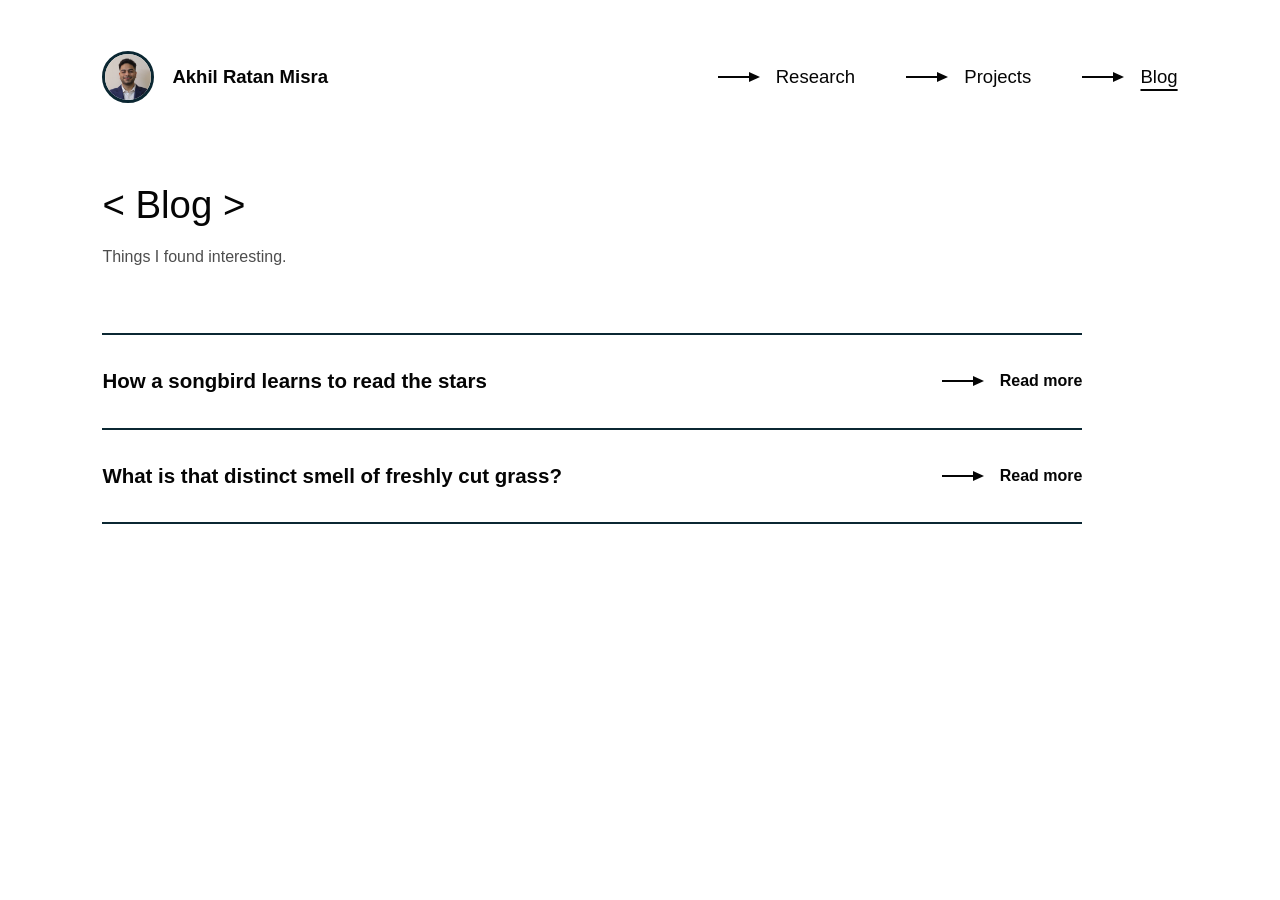
<file: blog.html>
<!DOCTYPE html>
<html lang="en">
<head>
  <meta charset="UTF-8" />
  <meta name="viewport" content="width=device-width, initial-scale=1.0" />
  <title>Blog | Akhil Ratan Misra</title>
  <meta name="description" content="Notes and writing by Akhil Ratan Misra." />
  <style>
    :root {
      --ink: #050505;
      --line: #0b2732;
      --paper: #ffffff;
      --muted: #4d4d4d;
      --faint: #e6eaec;
    }

    * {
      box-sizing: border-box;
    }

    html,
    body {
      min-height: 100%;
      margin: 0;
    }

    body {
      background: var(--paper);
      color: var(--ink);
      font-family: -apple-system, BlinkMacSystemFont, "Segoe UI", Helvetica, Arial, sans-serif;
      -webkit-font-smoothing: antialiased;
    }

    a {
      color: inherit;
    }

    .page {
      min-height: 100svh;
      padding: clamp(30px, 4vw, 66px) clamp(28px, 8vw, 148px) clamp(46px, 8vh, 108px);
    }

    .top-bar {
      display: flex;
      align-items: center;
      justify-content: space-between;
      gap: 28px;
      margin-bottom: clamp(56px, 9vh, 110px);
    }

    .home-link {
      display: flex;
      align-items: center;
      gap: 18px;
      text-decoration: none;
      font-size: clamp(1.05rem, 1.45vw, 1.48rem);
      font-weight: 650;
    }

    .home-link img {
      width: 52px;
      aspect-ratio: 1;
      border: 3px solid var(--line);
      border-radius: 50%;
      object-fit: cover;
      object-position: center 30%;
    }

    .home-link:focus-visible,
    .page-link:focus-visible,
    .post summary:focus-visible {
      outline: 2px solid var(--ink);
      outline-offset: 8px;
    }

    .page-nav {
      display: flex;
      align-items: center;
      gap: clamp(30px, 4vw, 72px);
    }

    .page-link {
      display: grid;
      grid-template-columns: 46px auto;
      align-items: center;
      gap: 12px;
      width: max-content;
      text-decoration: none;
      font-size: clamp(1.05rem, 1.45vw, 1.48rem);
      font-weight: 520;
      line-height: 1;
    }

    .page-link[aria-current="page"] span:last-child {
      text-decoration: underline;
      text-decoration-thickness: 2px;
      text-underline-offset: 6px;
    }

    .arrow {
      position: relative;
      width: 44px;
      height: 14px;
      transition: transform 180ms ease;
    }

    .arrow::before {
      content: "";
      position: absolute;
      left: 0;
      top: 50%;
      width: 34px;
      height: 2px;
      background: currentColor;
      transform: translateY(-50%);
    }

    .arrow::after {
      content: "";
      position: absolute;
      right: 2px;
      top: 50%;
      border-top: 5px solid transparent;
      border-bottom: 5px solid transparent;
      border-left: 11px solid currentColor;
      transform: translateY(-50%);
    }

    .page-link:hover .arrow,
    .page-link:focus-visible .arrow {
      transform: translateX(9px);
    }

    .heading {
      margin: 0 0 18px;
      font-size: clamp(1.65rem, 3vw, 3.1rem);
      font-weight: 480;
      line-height: 1.1;
    }

    .lede {
      max-width: 66ch;
      margin: 0 0 clamp(44px, 7vh, 80px);
      color: var(--muted);
      font-size: clamp(1rem, 1.25vw, 1.25rem);
      line-height: 1.6;
    }

    .post-list {
      max-width: 980px;
      border-top: 2px solid var(--line);
    }

    .post {
      border-bottom: 2px solid var(--line);
    }

    .post summary {
      display: grid;
      grid-template-columns: minmax(0, 1fr) auto;
      gap: clamp(20px, 3vw, 48px);
      align-items: center;
      padding: clamp(24px, 3vw, 34px) 0;
      cursor: pointer;
      list-style: none;
    }

    .post summary::-webkit-details-marker {
      display: none;
    }

    .post summary:focus-visible {
      outline: 2px solid var(--ink);
      outline-offset: 8px;
    }

    .post h2 {
      margin: 0;
      font-size: clamp(1.2rem, 1.6vw, 1.6rem);
      font-weight: 700;
      line-height: 1.2;
    }

    .toggle {
      display: grid;
      grid-template-columns: 46px auto;
      align-items: center;
      gap: 12px;
      font-weight: 560;
      white-space: nowrap;
    }

    .post summary:hover .arrow,
    .post summary:focus-visible .arrow {
      transform: translateX(9px);
    }

    .post .when-open,
    .post[open] .when-closed {
      display: none;
    }

    .post[open] .when-open {
      display: inline;
    }

    .post-body {
      max-width: 68ch;
      padding: 0 0 clamp(28px, 4vw, 44px);
      animation: reveal 260ms ease;
    }

    .post-body p {
      margin: 0 0 18px;
      color: var(--ink);
      font-size: clamp(1rem, 1.15vw, 1.15rem);
      line-height: 1.7;
    }

    .post-body .refs {
      margin: 28px 0 0;
      color: var(--muted);
      font-size: 0.92rem;
      line-height: 1.6;
      overflow-wrap: anywhere;
    }

    @keyframes reveal {
      from {
        opacity: 0;
        transform: translateY(-6px);
      }

      to {
        opacity: 1;
        transform: none;
      }
    }

    @media (prefers-reduced-motion: reduce) {
      .post-body {
        animation: none;
      }
    }

    @media (max-width: 980px) {
      .top-bar {
        flex-direction: column;
        align-items: flex-start;
      }

      .page-nav {
        flex-wrap: wrap;
        gap: 18px 28px;
      }

      .page-link,
      .toggle {
        grid-template-columns: 38px auto;
        gap: 10px;
      }

      .arrow {
        width: 38px;
      }

      .arrow::before {
        width: 29px;
      }
    }

    @media (max-width: 720px) {
      .page {
        padding: 26px 22px 42px;
      }

      .post summary {
        grid-template-columns: 1fr;
        gap: 14px;
      }
    }
  </style>
</head>
<body>
  <main class="page">
    <header class="top-bar">
      <a class="home-link" href="index.html">
        <img src="assets/akhil_portrait.jpg" alt="" />
        <span>Akhil Ratan Misra</span>
      </a>
      <nav class="page-nav" aria-label="Site pages">
        <a class="page-link" href="research.html"><span class="arrow" aria-hidden="true"></span><span>Research</span></a>
        <a class="page-link" href="projects.html"><span class="arrow" aria-hidden="true"></span><span>Projects</span></a>
        <a class="page-link" href="blog.html" aria-current="page"><span class="arrow" aria-hidden="true"></span><span>Blog</span></a>
      </nav>
    </header>

    <h1 class="heading">&lt; Blog &gt;</h1>
    <p class="lede">
      Things I found interesting.
    </p>

    <section class="post-list" aria-label="Posts">
      <details class="post">
        <summary>
          <h2>How a songbird learns to read the stars</h2>
          <span class="toggle">
            <span class="arrow" aria-hidden="true"></span>
            <span><span class="when-closed">Read more</span><span class="when-open">Close</span></span>
          </span>
        </summary>
        <div class="post-body">
          <p>
            Indigo buntings migrate at night, from North America to Central America and the
            Caribbean and back. To hold their course in the dark, they use the stars as a compass.
          </p>
          <p>
            But they are not born knowing the sky. As young birds, before their first migration,
            they watch the night sky and learn which point all the stars turn around. In the
            northern sky, that point sits next to the North Star. The stars near it become their
            compass, and the centre of rotation becomes their north.
          </p>
          <p>
            Stephen Emlen showed this in the 1960s by raising young buntings in a planetarium.
            He made the artificial sky rotate around Betelgeuse instead of the North Star. When
            migration season came, the birds treated Betelgeuse as north.
          </p>
          <p>
            How long does the lesson take? In young European robins, watching the rotating sky
            for one night or one week was not enough to set up the star compass, but three weeks
            was.
          </p>
          <p>So, a songbird's north is learned, not inherited.</p>
          <p class="refs">
            References:
            <a href="https://doi.org/10.1126/science.170.3963.1198">Emlen 1970, Science</a>;
            <a href="https://link.springer.com/article/10.1007/s10336-013-1004-x">Michalik et al. 2014, Journal of Ornithology</a>
          </p>
        </div>
      </details>

      <details class="post">
        <summary>
          <h2>What is that distinct smell of freshly cut grass?</h2>
          <span class="toggle">
            <span class="arrow" aria-hidden="true"></span>
            <span><span class="when-closed">Read more</span><span class="when-open">Close</span></span>
          </span>
        </summary>
        <div class="post-body">
          <p>
            When grass is cut, it ruptures plant cells, activating enzymes that release
            aromatic compounds called green leaf volatiles (GLVs).
          </p>
          <p>
            This smell is part of the plant's defence. GLVs can deter herbivores, and also
            attract predators of those herbivores, such as predatory mites and wasps, for
            protection. GLVs also signal other plants to step up their defences.
          </p>
          <p>So, plants have each other's backs.</p>
          <p class="refs">
            References:
            <a href="https://pmc.ncbi.nlm.nih.gov/articles/PMC7593327">pmc.ncbi.nlm.nih.gov/articles/PMC7593327</a>;
            <a href="https://pubs.acs.org/jafcau/article/67/49/13367/1572142/Recombinant-Lipoxygenases-and-Hydroperoxide-Lyases">pubs.acs.org/jafcau/article/67/49/13367</a>
          </p>
        </div>
      </details>
    </section>
  </main>
</body>
</html>
</file>
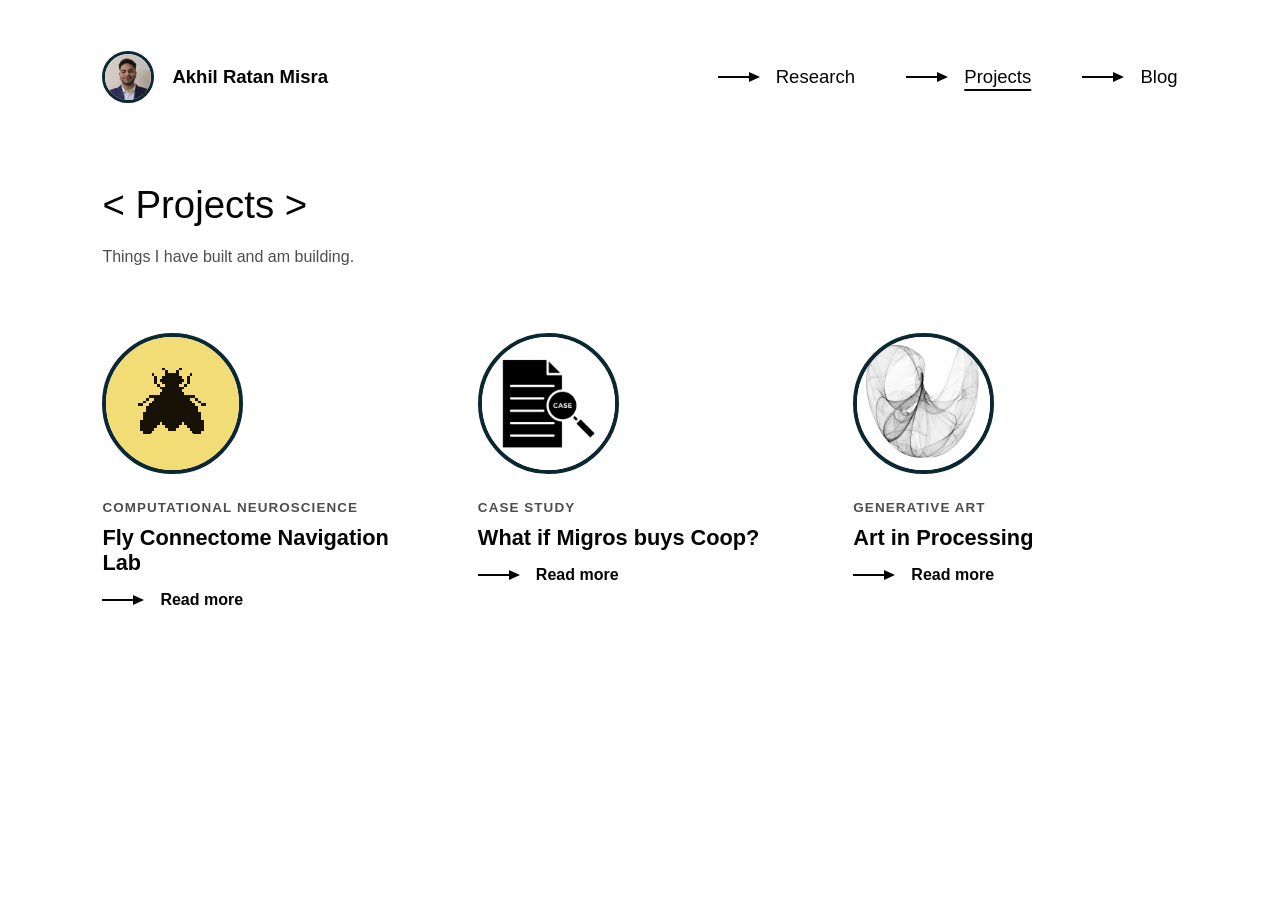
<file: projects.html>
<!DOCTYPE html>
<html lang="en">
<head>
  <meta charset="UTF-8" />
  <meta name="viewport" content="width=device-width, initial-scale=1.0" />
  <title>Projects | Akhil Ratan Misra</title>
  <meta name="description" content="Projects by Akhil Ratan Misra." />
  <style>
    :root {
      --ink: #050505;
      --line: #0b2732;
      --paper: #ffffff;
      --muted: #4d4d4d;
      --faint: #e6eaec;
    }

    * {
      box-sizing: border-box;
    }

    html,
    body {
      min-height: 100%;
      margin: 0;
    }

    body {
      background: var(--paper);
      color: var(--ink);
      font-family: -apple-system, BlinkMacSystemFont, "Segoe UI", Helvetica, Arial, sans-serif;
      -webkit-font-smoothing: antialiased;
    }

    a {
      color: inherit;
    }

    .page {
      min-height: 100svh;
      padding: clamp(30px, 4vw, 66px) clamp(28px, 8vw, 148px) clamp(46px, 8vh, 108px);
    }

    .top-bar {
      display: flex;
      align-items: center;
      justify-content: space-between;
      gap: 28px;
      margin-bottom: clamp(56px, 9vh, 110px);
    }

    .home-link {
      display: flex;
      align-items: center;
      gap: 18px;
      text-decoration: none;
      font-size: clamp(1.05rem, 1.45vw, 1.48rem);
      font-weight: 650;
    }

    .home-link img {
      width: 52px;
      aspect-ratio: 1;
      border: 3px solid var(--line);
      border-radius: 50%;
      object-fit: cover;
      object-position: center 30%;
    }

    .home-link:focus-visible,
    .page-link:focus-visible,
    .project summary:focus-visible,
    .project-link:focus-visible {
      outline: 2px solid var(--ink);
      outline-offset: 8px;
    }

    .page-nav {
      display: flex;
      align-items: center;
      gap: clamp(30px, 4vw, 72px);
    }

    .page-link {
      display: grid;
      grid-template-columns: 46px auto;
      align-items: center;
      gap: 12px;
      width: max-content;
      text-decoration: none;
      font-size: clamp(1.05rem, 1.45vw, 1.48rem);
      font-weight: 520;
      line-height: 1;
    }

    .page-link[aria-current="page"] span:last-child {
      text-decoration: underline;
      text-decoration-thickness: 2px;
      text-underline-offset: 6px;
    }

    .arrow {
      position: relative;
      width: 44px;
      height: 14px;
      transition: transform 180ms ease;
    }

    .arrow::before {
      content: "";
      position: absolute;
      left: 0;
      top: 50%;
      width: 34px;
      height: 2px;
      background: currentColor;
      transform: translateY(-50%);
    }

    .arrow::after {
      content: "";
      position: absolute;
      right: 2px;
      top: 50%;
      border-top: 5px solid transparent;
      border-bottom: 5px solid transparent;
      border-left: 11px solid currentColor;
      transform: translateY(-50%);
    }

    .page-link:hover .arrow,
    .page-link:focus-visible .arrow,
    .project summary:hover .arrow,
    .project summary:focus-visible .arrow,
    .project-link:hover .arrow,
    .project-link:focus-visible .arrow {
      transform: translateX(9px);
    }

    .heading {
      margin: 0 0 18px;
      font-size: clamp(1.65rem, 3vw, 3.1rem);
      font-weight: 480;
      line-height: 1.1;
    }

    .lede {
      max-width: 66ch;
      margin: 0 0 clamp(44px, 7vh, 80px);
      color: var(--muted);
      font-size: clamp(1rem, 1.25vw, 1.25rem);
      line-height: 1.6;
    }

    .project-grid {
      display: grid;
      grid-template-columns: repeat(3, minmax(0, 1fr));
      gap: clamp(36px, 5vw, 72px) clamp(28px, 4vw, 64px);
      align-items: start;
    }

    .project summary {
      display: grid;
      justify-items: start;
      cursor: pointer;
      list-style: none;
    }

    .project summary::-webkit-details-marker {
      display: none;
    }

    .thumb {
      width: clamp(120px, 11vw, 168px);
      aspect-ratio: 1;
      margin-bottom: 26px;
      border: 4px solid var(--line);
      border-radius: 50%;
      overflow: hidden;
      background: var(--paper);
      transition: transform 180ms ease;
    }

    .thumb img {
      width: 100%;
      height: 100%;
      object-fit: cover;
      display: block;
    }

    .thumb img[src$="fly.png"] {
      image-rendering: pixelated;
    }

    .project summary:hover .thumb,
    .project summary:focus-visible .thumb {
      transform: translateY(-4px);
    }

    .tag {
      margin-bottom: 10px;
      color: var(--muted);
      font-size: 0.84rem;
      font-weight: 560;
      text-transform: uppercase;
      letter-spacing: 0.08em;
    }

    .project h2 {
      margin: 0 0 16px;
      font-size: clamp(1.25rem, 1.7vw, 1.7rem);
      font-weight: 700;
      line-height: 1.15;
    }

    .toggle,
    .project-link {
      display: inline-grid;
      grid-template-columns: 46px auto;
      align-items: center;
      gap: 12px;
      font-weight: 560;
      white-space: nowrap;
    }

    .project-links {
      display: flex;
      flex-direction: column;
      align-items: flex-start;
      gap: 12px;
    }

    .project .when-open,
    .project[open] .when-closed {
      display: none;
    }

    .project[open] .when-open {
      display: inline;
    }

    .project-body {
      max-width: 40ch;
      padding-top: 18px;
      animation: reveal 260ms ease;
    }

    .project-body p {
      margin: 0 0 14px;
      color: var(--muted);
      font-size: clamp(0.98rem, 1.05vw, 1.08rem);
      line-height: 1.6;
    }

    .project-link {
      margin-top: 4px;
      color: var(--ink);
      font-weight: 600;
      text-decoration: none;
    }

    @keyframes reveal {
      from {
        opacity: 0;
        transform: translateY(-6px);
      }

      to {
        opacity: 1;
        transform: none;
      }
    }

    @media (prefers-reduced-motion: reduce) {
      .project-body {
        animation: none;
      }
    }

    @media (max-width: 980px) {
      .top-bar {
        flex-direction: column;
        align-items: flex-start;
      }

      .page-nav {
        flex-wrap: wrap;
        gap: 18px 28px;
      }

      .page-link,
      .toggle,
      .project-link {
        grid-template-columns: 38px auto;
        gap: 10px;
      }

      .arrow {
        width: 38px;
      }

      .arrow::before {
        width: 29px;
      }

      .project-grid {
        grid-template-columns: repeat(2, minmax(0, 1fr));
      }
    }

    @media (max-width: 600px) {
      .page {
        padding: 26px 22px 42px;
      }

      .project-grid {
        grid-template-columns: 1fr;
      }
    }
  </style>
</head>
<body>
  <main class="page">
    <header class="top-bar">
      <a class="home-link" href="index.html">
        <img src="assets/akhil_portrait.jpg" alt="" />
        <span>Akhil Ratan Misra</span>
      </a>
      <nav class="page-nav" aria-label="Site pages">
        <a class="page-link" href="research.html"><span class="arrow" aria-hidden="true"></span><span>Research</span></a>
        <a class="page-link" href="projects.html" aria-current="page"><span class="arrow" aria-hidden="true"></span><span>Projects</span></a>
        <a class="page-link" href="blog.html"><span class="arrow" aria-hidden="true"></span><span>Blog</span></a>
      </nav>
    </header>

    <h1 class="heading">&lt; Projects &gt;</h1>
    <p class="lede">
      Things I have built and am building.
    </p>

    <section class="project-grid" aria-label="Projects">
      <details class="project">
        <summary>
          <span class="thumb"><img src="assets/projects/fly.png" alt="Pixel drawing of a fly" /></span>
          <span class="tag">Computational neuroscience</span>
          <h2>Fly Connectome Navigation Lab</h2>
          <span class="toggle">
            <span class="arrow" aria-hidden="true"></span>
            <span><span class="when-closed">Read more</span><span class="when-open">Close</span></span>
          </span>
        </summary>
        <div class="project-body">
          <p>A fruit fly learns to find a hidden cupcake using a spiking brain wired with 631,412 real FlyWire synapses.</p>
          <p>Watch it smell, learn from dopamine and steer, with every neuron flashing at its real position in the brain.</p>
          <a class="project-link" href="projects/fly-brain-place-cells/"><span class="arrow" aria-hidden="true"></span><span>Open the lab</span></a>
        </div>
      </details>

      <details class="project">
        <summary>
          <span class="thumb"><img src="assets/projects/case.png" alt="Case file under a magnifying glass" /></span>
          <span class="tag">Case study</span>
          <h2>What if Migros buys Coop?</h2>
          <span class="toggle">
            <span class="arrow" aria-hidden="true"></span>
            <span><span class="when-closed">Read more</span><span class="when-open">Close</span></span>
          </span>
        </summary>
        <div class="project-body">
          <p>An antitrust risk assessment of a hypothetical Swiss grocery merger, built on real Swiss geography and public data.</p>
          <p>A spatial demand model, a simulated digital twin and causal machine learning show which local markets raise concerns, and which remedies could get the deal cleared.</p>
          <div class="project-links">
            <a class="project-link" href="assets/reports/migros-coop/summary.pdf" target="_blank" rel="noopener"><span class="arrow" aria-hidden="true"></span><span>Read the summary</span></a>
            <a class="project-link" href="assets/reports/migros-coop/full-report.pdf" target="_blank" rel="noopener"><span class="arrow" aria-hidden="true"></span><span>Read the full report</span></a>
            <a class="project-link" href="https://github.com/Armos05/spatial-merger-analysis"><span class="arrow" aria-hidden="true"></span><span>View on GitHub</span></a>
          </div>
        </div>
      </details>

      <details class="project">
        <summary>
          <span class="thumb"><img src="assets/projects/art.png" alt="Generative line drawing of a curling ribbon" /></span>
          <span class="tag">Generative art</span>
          <h2>Art in Processing</h2>
          <span class="toggle">
            <span class="arrow" aria-hidden="true"></span>
            <span><span class="when-closed">Read more</span><span class="when-open">Close</span></span>
          </span>
        </summary>
        <div class="project-body">
          <p>Generative art written in the Processing language: blobs, fractals, de Jong attractors, planets and circles shaped by noise.</p>
          <p>Each piece grows from a few lines of code and a little randomness.</p>
          <a class="project-link" href="https://github.com/Armos05/Processing-Generative-Art"><span class="arrow" aria-hidden="true"></span><span>View on GitHub</span></a>
        </div>
      </details>
    </section>
  </main>
</body>
</html>
</file>
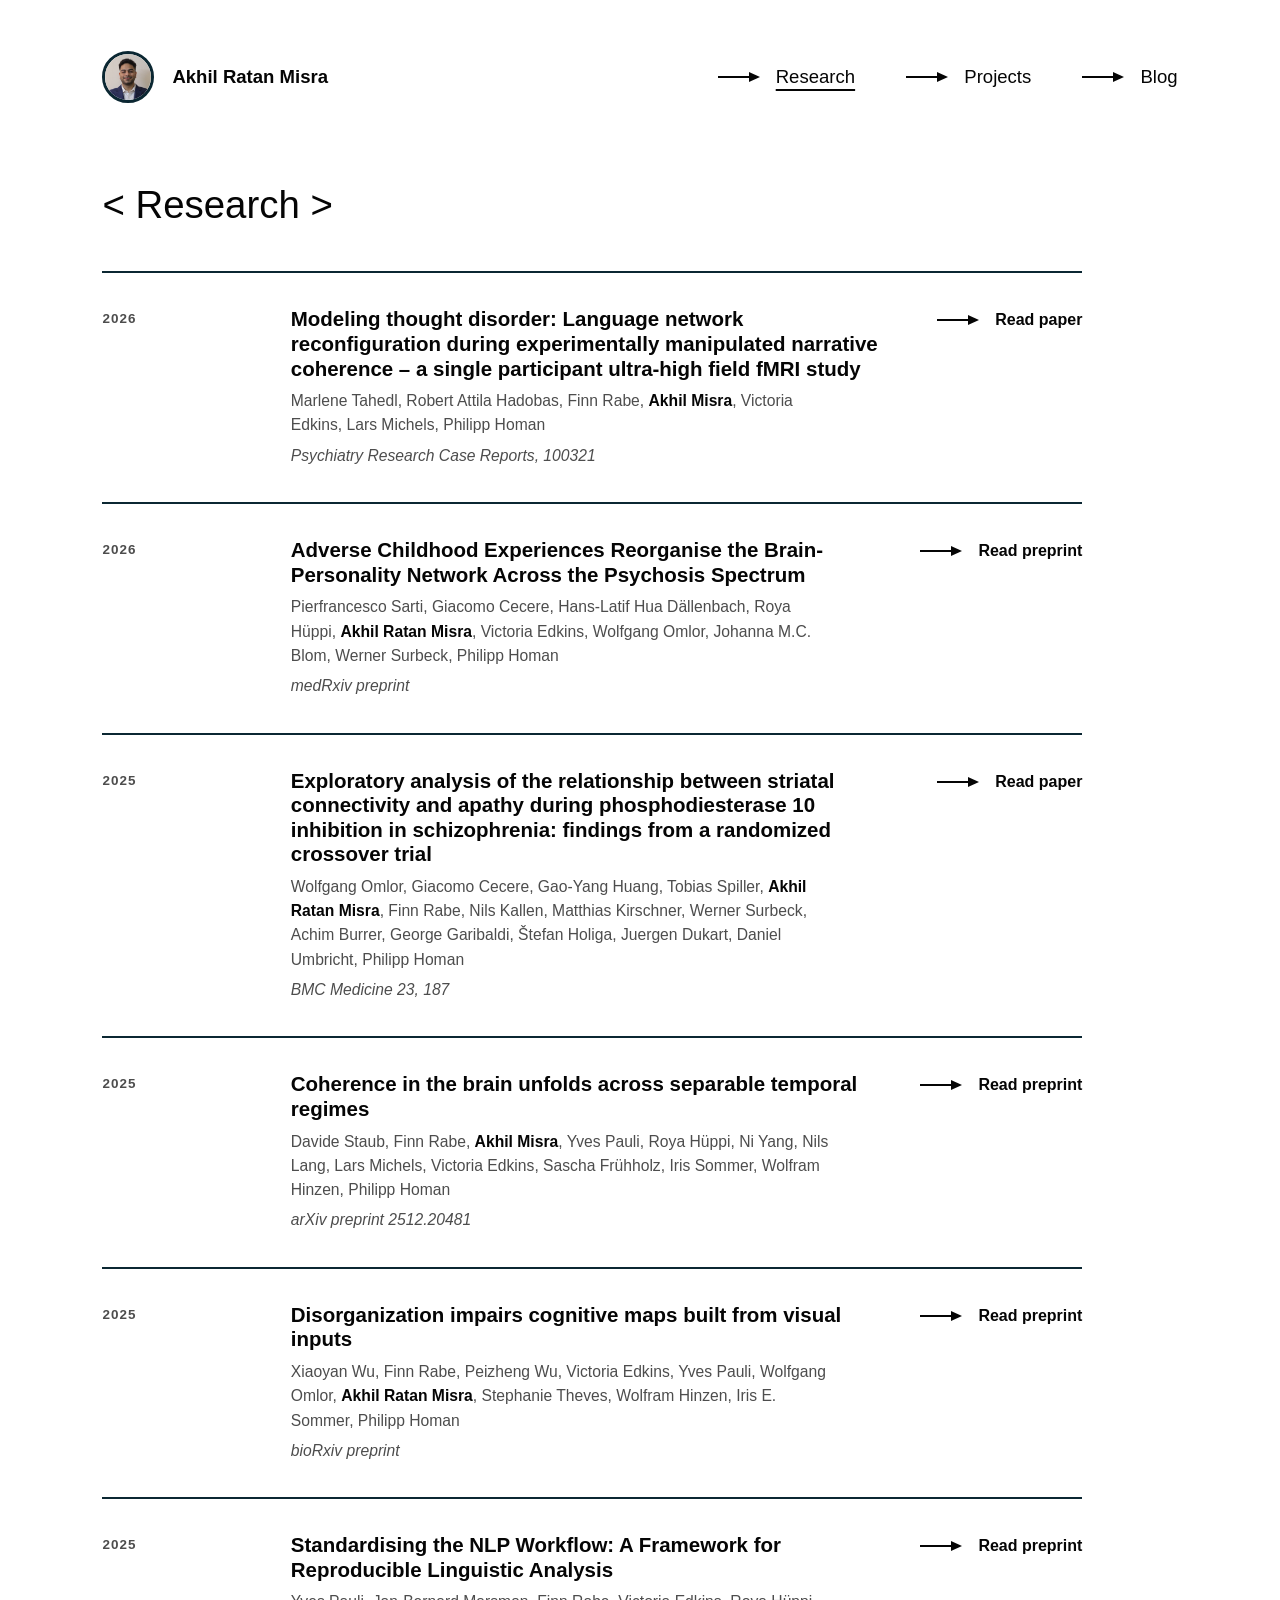
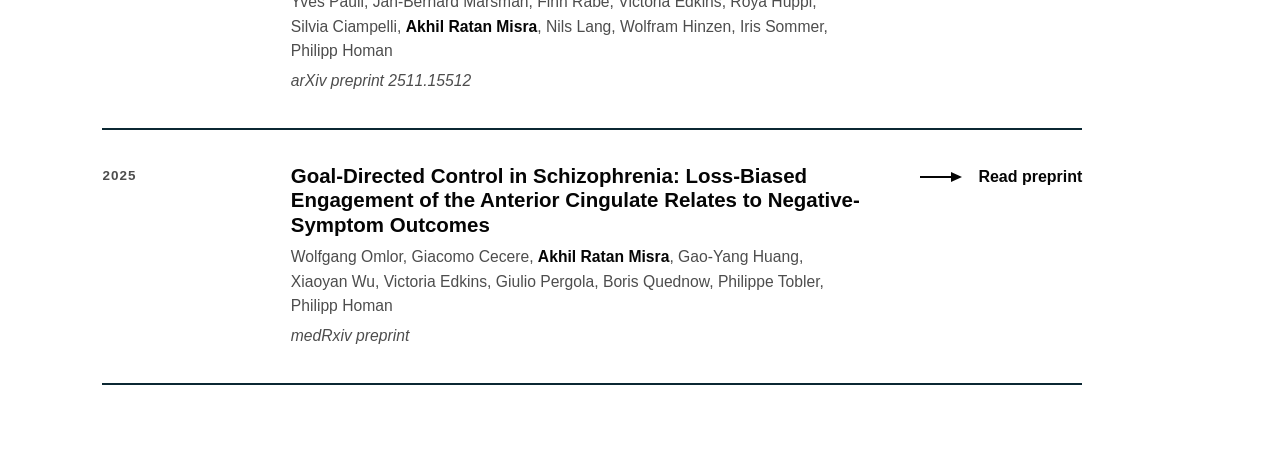
<file: research.html>
<!DOCTYPE html>
<html lang="en">
<head>
  <meta charset="UTF-8" />
  <meta name="viewport" content="width=device-width, initial-scale=1.0" />
  <title>Research | Akhil Ratan Misra</title>
  <meta name="description" content="Research and publications by Akhil Ratan Misra." />
  <style>
    :root {
      --ink: #050505;
      --line: #0b2732;
      --paper: #ffffff;
      --muted: #4d4d4d;
      --faint: #e6eaec;
    }

    * {
      box-sizing: border-box;
    }

    html,
    body {
      min-height: 100%;
      margin: 0;
    }

    body {
      background: var(--paper);
      color: var(--ink);
      font-family: -apple-system, BlinkMacSystemFont, "Segoe UI", Helvetica, Arial, sans-serif;
      -webkit-font-smoothing: antialiased;
    }

    a {
      color: inherit;
    }

    .page {
      min-height: 100svh;
      padding: clamp(30px, 4vw, 66px) clamp(28px, 8vw, 148px) clamp(46px, 8vh, 108px);
    }

    .top-bar {
      display: flex;
      align-items: center;
      justify-content: space-between;
      gap: 28px;
      margin-bottom: clamp(56px, 9vh, 110px);
    }

    .home-link {
      display: flex;
      align-items: center;
      gap: 18px;
      text-decoration: none;
      font-size: clamp(1.05rem, 1.45vw, 1.48rem);
      font-weight: 650;
    }

    .home-link img {
      width: 52px;
      aspect-ratio: 1;
      border: 3px solid var(--line);
      border-radius: 50%;
      object-fit: cover;
      object-position: center 30%;
    }

    .home-link:focus-visible,
    .page-link:focus-visible,
    a.card-link:focus-visible {
      outline: 2px solid var(--ink);
      outline-offset: 8px;
    }

    .page-nav {
      display: flex;
      align-items: center;
      gap: clamp(30px, 4vw, 72px);
    }

    .page-link {
      display: grid;
      grid-template-columns: 46px auto;
      align-items: center;
      gap: 12px;
      width: max-content;
      text-decoration: none;
      font-size: clamp(1.05rem, 1.45vw, 1.48rem);
      font-weight: 520;
      line-height: 1;
    }

    .page-link[aria-current="page"] span:last-child {
      text-decoration: underline;
      text-decoration-thickness: 2px;
      text-underline-offset: 6px;
    }

    .arrow {
      position: relative;
      width: 44px;
      height: 14px;
      transition: transform 180ms ease;
    }

    .arrow::before {
      content: "";
      position: absolute;
      left: 0;
      top: 50%;
      width: 34px;
      height: 2px;
      background: currentColor;
      transform: translateY(-50%);
    }

    .arrow::after {
      content: "";
      position: absolute;
      right: 2px;
      top: 50%;
      border-top: 5px solid transparent;
      border-bottom: 5px solid transparent;
      border-left: 11px solid currentColor;
      transform: translateY(-50%);
    }

    .page-link:hover .arrow,
    .page-link:focus-visible .arrow,
    a.card-link:hover .arrow,
    a.card-link:focus-visible .arrow {
      transform: translateX(9px);
    }

    .heading {
      margin: 0 0 18px;
      font-size: clamp(1.65rem, 3vw, 3.1rem);
      font-weight: 480;
      line-height: 1.1;
    }

    .lede {
      max-width: 66ch;
      margin: 0 0 clamp(44px, 7vh, 80px);
      color: var(--muted);
      font-size: clamp(1rem, 1.25vw, 1.25rem);
      line-height: 1.6;
    }

    .entry-list {
      max-width: 980px;
      margin-top: clamp(32px, 5vh, 56px);
      border-top: 2px solid var(--line);
    }

    .entry {
      display: grid;
      grid-template-columns: 150px minmax(0, 1fr) auto;
      gap: clamp(20px, 3vw, 48px);
      align-items: start;
      padding: clamp(24px, 3vw, 34px) 0;
      border-bottom: 2px solid var(--line);
      text-decoration: none;
    }

    .entry.placeholder {
      border-bottom-style: dashed;
    }

    .entry.placeholder:last-child {
      border-bottom-style: solid;
    }

    .meta {
      padding-top: 4px;
      color: var(--muted);
      font-size: 0.84rem;
      font-weight: 560;
      text-transform: uppercase;
      letter-spacing: 0.08em;
    }

    .entry h2 {
      margin: 0 0 8px;
      font-size: clamp(1.2rem, 1.6vw, 1.6rem);
      font-weight: 700;
      line-height: 1.2;
    }

    .entry p strong {
      color: var(--ink);
      font-weight: 600;
    }

    .entry p {
      max-width: 62ch;
      margin: 0;
      color: var(--muted);
      font-size: clamp(0.98rem, 1.05vw, 1.08rem);
      line-height: 1.55;
    }

    .entry .detail {
      margin-top: 6px;
      font-style: italic;
    }

    .card-link {
      display: grid;
      grid-template-columns: 46px auto;
      align-items: center;
      gap: 12px;
      padding-top: 4px;
      font-weight: 560;
      text-decoration: none;
      white-space: nowrap;
    }

    .placeholder .card-link {
      color: var(--muted);
      font-weight: 480;
    }

    @media (max-width: 980px) {
      .top-bar {
        flex-direction: column;
        align-items: flex-start;
      }

      .page-nav {
        flex-wrap: wrap;
        gap: 18px 28px;
      }

      .page-link,
      .card-link {
        grid-template-columns: 38px auto;
        gap: 10px;
      }

      .arrow {
        width: 38px;
      }

      .arrow::before {
        width: 29px;
      }
    }

    @media (max-width: 720px) {
      .page {
        padding: 26px 22px 42px;
      }

      .entry {
        grid-template-columns: 1fr;
        gap: 10px;
      }
    }
  </style>
</head>
<body>
  <main class="page">
    <header class="top-bar">
      <a class="home-link" href="index.html">
        <img src="assets/akhil_portrait.jpg" alt="" />
        <span>Akhil Ratan Misra</span>
      </a>
      <nav class="page-nav" aria-label="Site pages">
        <a class="page-link" href="research.html" aria-current="page"><span class="arrow" aria-hidden="true"></span><span>Research</span></a>
        <a class="page-link" href="projects.html"><span class="arrow" aria-hidden="true"></span><span>Projects</span></a>
        <a class="page-link" href="blog.html"><span class="arrow" aria-hidden="true"></span><span>Blog</span></a>
      </nav>
    </header>

    <h1 class="heading">&lt; Research &gt;</h1>
    <section class="entry-list" aria-label="Publications">
      <article class="entry">
        <span class="meta">2026</span>
        <div>
          <h2>Modeling thought disorder: Language network reconfiguration during experimentally manipulated narrative coherence – a single participant ultra-high field fMRI study</h2>
          <p>Marlene Tahedl, Robert Attila Hadobas, Finn Rabe, <strong>Akhil Misra</strong>, Victoria Edkins, Lars Michels, Philipp Homan</p>
          <p class="detail">Psychiatry Research Case Reports, 100321</p>
        </div>
        <a class="card-link" href="https://doi.org/10.1016/j.psycr.2026.100321"><span class="arrow" aria-hidden="true"></span><span>Read paper</span></a>
      </article>

      <article class="entry">
        <span class="meta">2026</span>
        <div>
          <h2>Adverse Childhood Experiences Reorganise the Brain-Personality Network Across the Psychosis Spectrum</h2>
          <p>Pierfrancesco Sarti, Giacomo Cecere, Hans-Latif Hua Dällenbach, Roya Hüppi, <strong>Akhil Ratan Misra</strong>, Victoria Edkins, Wolfgang Omlor, Johanna M.C. Blom, Werner Surbeck, Philipp Homan</p>
          <p class="detail">medRxiv preprint</p>
        </div>
        <a class="card-link" href="https://doi.org/10.64898/2026.06.15.26354444"><span class="arrow" aria-hidden="true"></span><span>Read preprint</span></a>
      </article>

      <article class="entry">
        <span class="meta">2025</span>
        <div>
          <h2>Exploratory analysis of the relationship between striatal connectivity and apathy during phosphodiesterase 10 inhibition in schizophrenia: findings from a randomized crossover trial</h2>
          <p>Wolfgang Omlor, Giacomo Cecere, Gao-Yang Huang, Tobias Spiller, <strong>Akhil Ratan Misra</strong>, Finn Rabe, Nils Kallen, Matthias Kirschner, Werner Surbeck, Achim Burrer, George Garibaldi, Štefan Holiga, Juergen Dukart, Daniel Umbricht, Philipp Homan</p>
          <p class="detail">BMC Medicine 23, 187</p>
        </div>
        <a class="card-link" href="https://doi.org/10.1186/s12916-025-04004-2"><span class="arrow" aria-hidden="true"></span><span>Read paper</span></a>
      </article>

      <article class="entry">
        <span class="meta">2025</span>
        <div>
          <h2>Coherence in the brain unfolds across separable temporal regimes</h2>
          <p>Davide Staub, Finn Rabe, <strong>Akhil Misra</strong>, Yves Pauli, Roya Hüppi, Ni Yang, Nils Lang, Lars Michels, Victoria Edkins, Sascha Frühholz, Iris Sommer, Wolfram Hinzen, Philipp Homan</p>
          <p class="detail">arXiv preprint 2512.20481</p>
        </div>
        <a class="card-link" href="https://arxiv.org/abs/2512.20481"><span class="arrow" aria-hidden="true"></span><span>Read preprint</span></a>
      </article>

      <article class="entry">
        <span class="meta">2025</span>
        <div>
          <h2>Disorganization impairs cognitive maps built from visual inputs</h2>
          <p>Xiaoyan Wu, Finn Rabe, Peizheng Wu, Victoria Edkins, Yves Pauli, Wolfgang Omlor, <strong>Akhil Ratan Misra</strong>, Stephanie Theves, Wolfram Hinzen, Iris E. Sommer, Philipp Homan</p>
          <p class="detail">bioRxiv preprint</p>
        </div>
        <a class="card-link" href="https://doi.org/10.64898/2025.12.22.695951"><span class="arrow" aria-hidden="true"></span><span>Read preprint</span></a>
      </article>

      <article class="entry">
        <span class="meta">2025</span>
        <div>
          <h2>Standardising the NLP Workflow: A Framework for Reproducible Linguistic Analysis</h2>
          <p>Yves Pauli, Jan-Bernard Marsman, Finn Rabe, Victoria Edkins, Roya Hüppi, Silvia Ciampelli, <strong>Akhil Ratan Misra</strong>, Nils Lang, Wolfram Hinzen, Iris Sommer, Philipp Homan</p>
          <p class="detail">arXiv preprint 2511.15512</p>
        </div>
        <a class="card-link" href="https://arxiv.org/abs/2511.15512"><span class="arrow" aria-hidden="true"></span><span>Read preprint</span></a>
      </article>

      <article class="entry">
        <span class="meta">2025</span>
        <div>
          <h2>Goal-Directed Control in Schizophrenia: Loss-Biased Engagement of the Anterior Cingulate Relates to Negative-Symptom Outcomes</h2>
          <p>Wolfgang Omlor, Giacomo Cecere, <strong>Akhil Ratan Misra</strong>, Gao-Yang Huang, Xiaoyan Wu, Victoria Edkins, Giulio Pergola, Boris Quednow, Philippe Tobler, Philipp Homan</p>
          <p class="detail">medRxiv preprint</p>
        </div>
        <a class="card-link" href="https://doi.org/10.1101/2025.07.02.25330758"><span class="arrow" aria-hidden="true"></span><span>Read preprint</span></a>
      </article>
    </section>
  </main>
</body>
</html>
</file>
